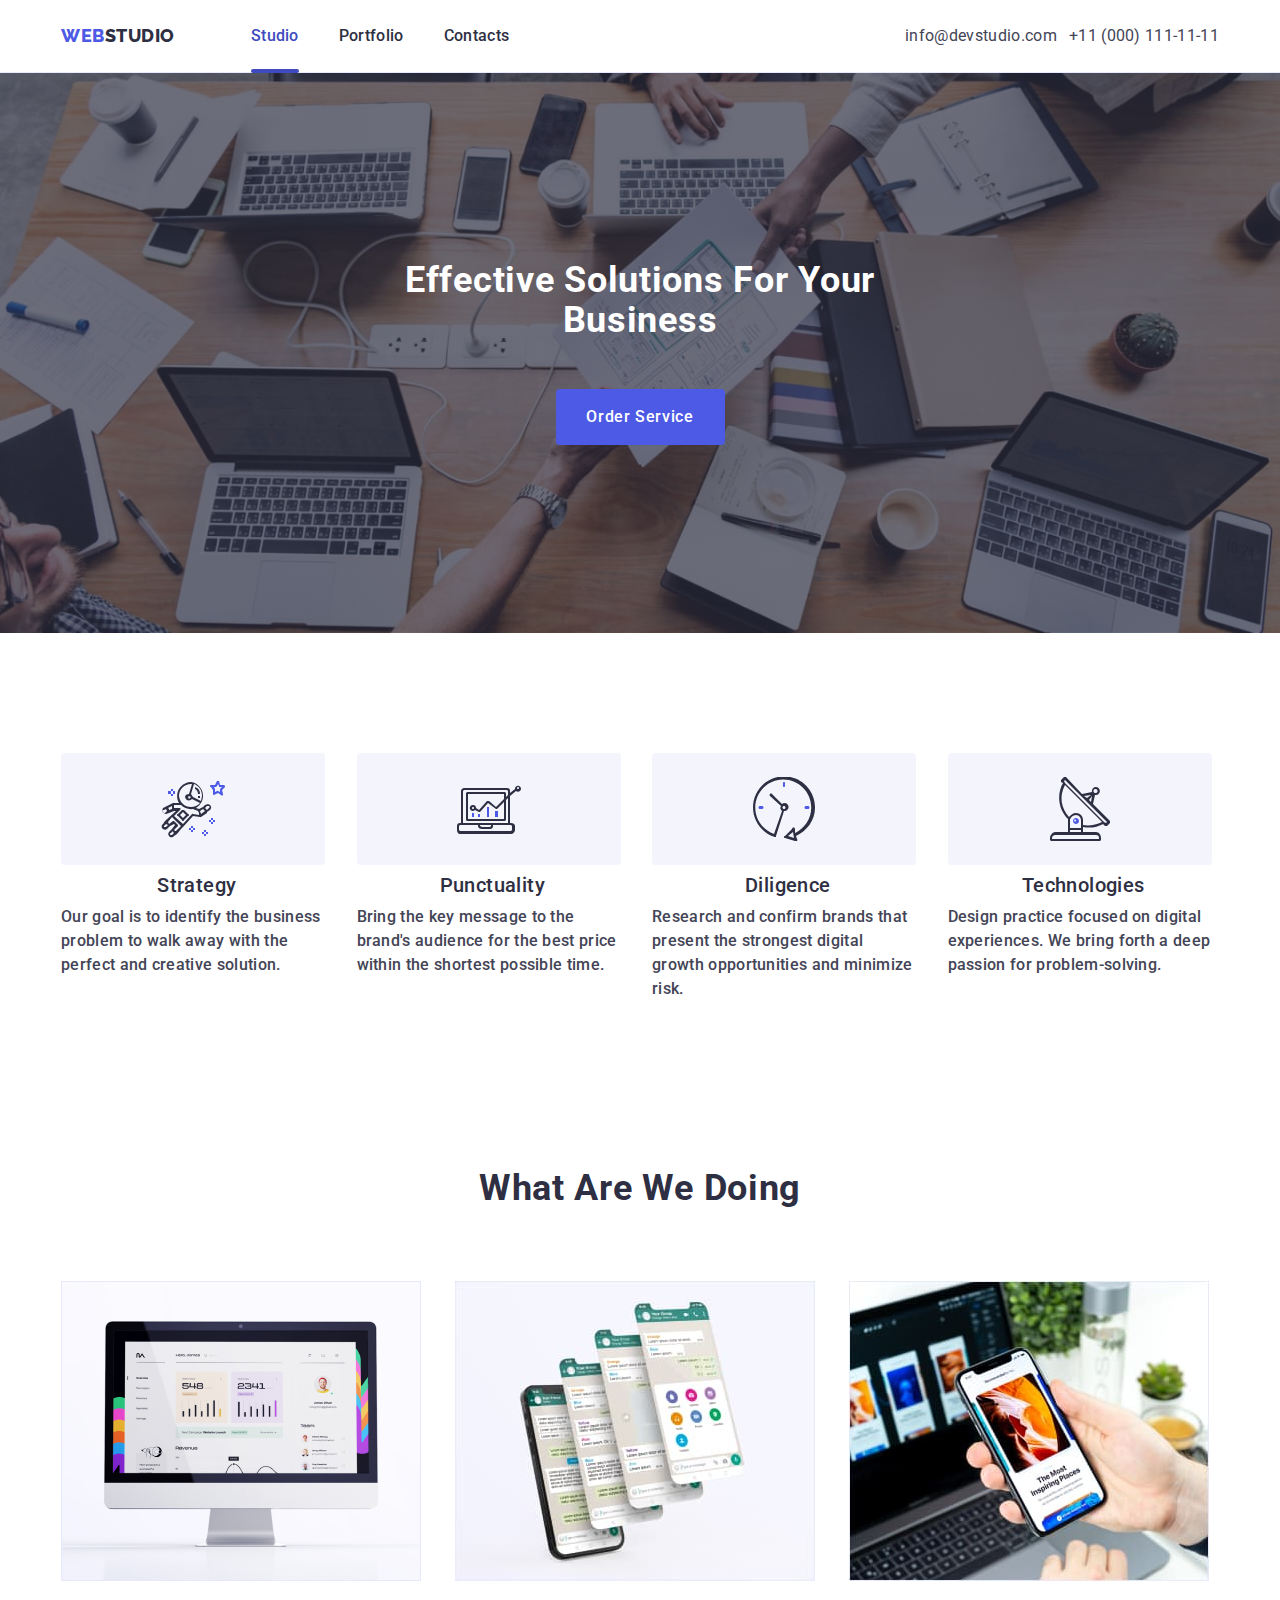
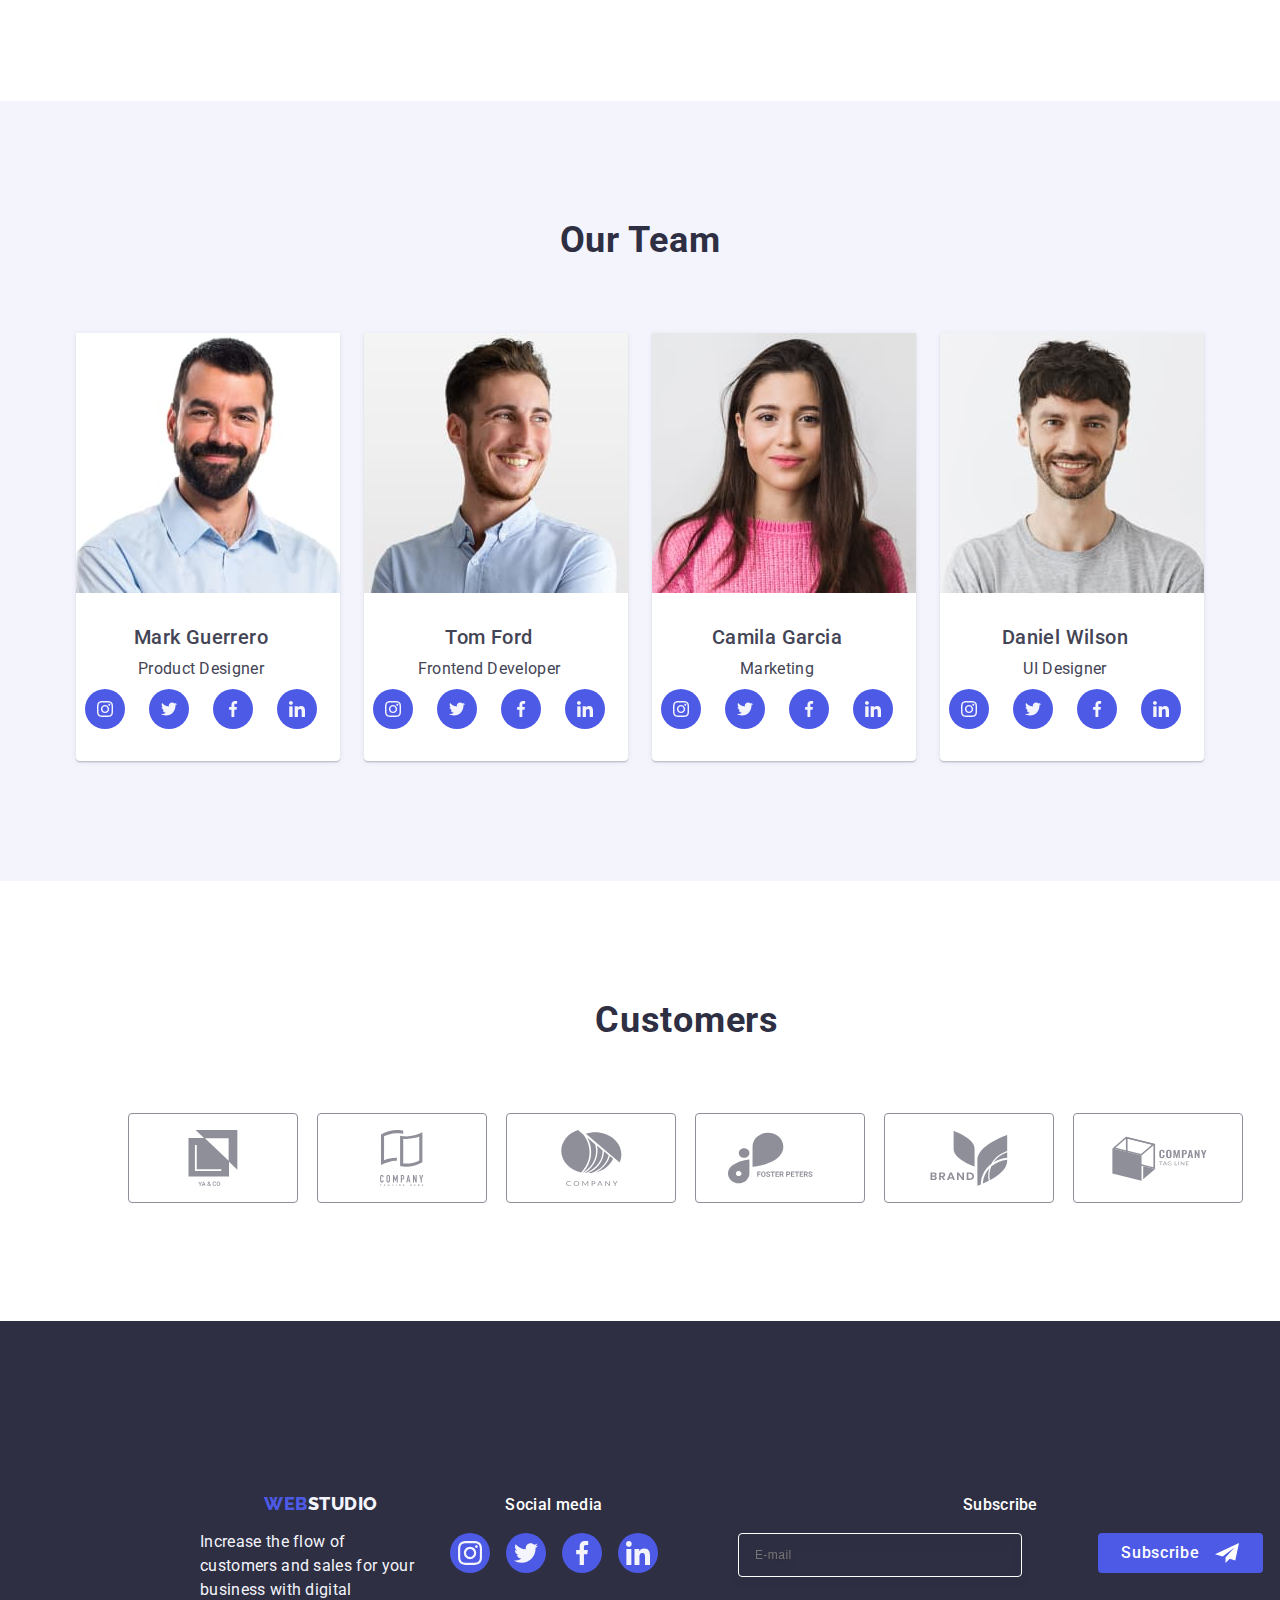
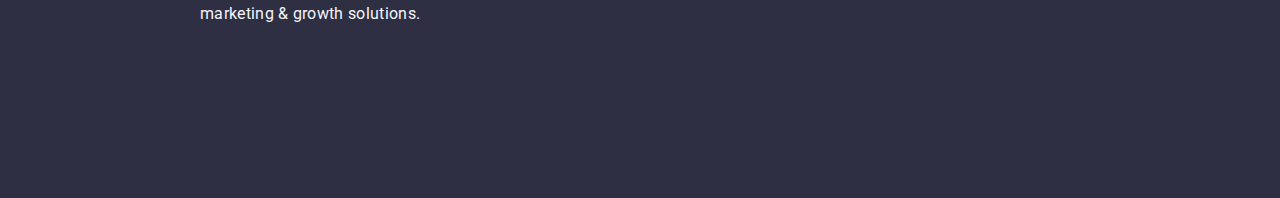
<file: index.html>
<!DOCTYPE html>
<html lang="en">
<head>
    <meta charset="UTF-8">
    <meta name="viewport" content="width=device-width, initial-scale=1.0">
    <title>WebStudio</title>
    <link rel="preconnect" href="https://fonts.googleapis.com">
<link rel="preconnect" href="https://fonts.gstatic.com" crossorigin>
<link rel="stylesheet" href="https://cdnjs.cloudflare.com/ajax/libs/modern-normalize/2.0.0/modern-normalize.min.css" integrity="sha512-4xo8blKMVCiXpTaLzQSLSw3KFOVPWhm/TRtuPVc4WG6kUgjH6J03IBuG7JZPkcWMxJ5huwaBpOpnwYElP/m6wg==" crossorigin="anonymous" referrerpolicy="no-referrer" />
<link href="https://fonts.googleapis.com/css2?family=Raleway:wght@800&family=Roboto:wght@400;500;700&display=swap" rel="stylesheet">
<link rel="stylesheet" href="./css/styles.css">
<link rel="stylesheet" href="./css/media.css">
<meta name="viewport" content="width=device-width, initial-scale=1. 0">
</head>
<body>

 
<header class="header">
    <div class="container header-div">
        <nav class="header-nav ">
            <a href="./index.html" class="header-logo link">Web<span class="header-logo-second">Studio</span></a>

            <ul class="header-list list">
                <li>
                    <a class="header-link current link" href="./index.html">Studio</a></li>
                <li>
                    <a class="header-link link" href="./portfolio.html">Portfolio</a></li>
                <li>
                    <a class="header-link link" href="">Contacts</a></li>
            </ul>
        </nav>
        <address class="contacts ">
            <ul class="header-list-second list">
                <li><a class="header-link-second link" href="mailto:info@devstudio.com">info@devstudio.com</a></li>
                <li><a class="header-link-second link" href="tel:+110001111111"> +11 (000) 111-11-11</a></li>
            </ul>
        </address>
        <button type="button" class="js-open-menu">
    <svg width="32" height="22" class="svg-menu">
    <use href="./images/icons.svg#icon-charm_menu-hamburger"></use>
</svg>
</button>
    </div>
<div class="js-menu-container ">
<div>
   <button type="button" class="js-close-menu">
    
        <svg width="8" height="8" class="close-modal">
            <use href="./images/icons.svg#icon-cross"></use>
        </svg>
    
    </button>

    <ul class="menu-list list">
        <li>
            <a class="menu-link link" href="./index.html">Studio</a>
        </li>
        <li>
            <a class="menu-link link" href="./portfolio.html">Portfolio</a>
        </li>
        <li>
            <a class="menu-link link" href="">Contacts</a>
        </li>
    </ul>
 
</div>
    


    <address class="menu-contacts ">
        <ul class="menu-list-second list">
            <li><a class="menu-link-second-tel link" href="tel:+110001111111"> +11 (000) 111-11-11</a></li>
            <li><a class="menu-link-second link" href="mailto:info@devstudio.com">info@devstudio.com</a></li>
            
        </ul>
    </address>
    <ul class="menu-social-list">
        <li class="menu-li list">
            <a class="social-list-menu" href="#">
                <svg width="24" height="24" class="svg-color">
                    <use href="./images/icons.svg#icon-instagram"></use>
                </svg>
            </a>
        </li>
    
        <li class="menu-li list">
            <a class="social-list-menu" href="#">
                <svg width="24" height="24" class="svg-color">
                    <use href="./images/icons.svg#icon-twitter"></use>
                </svg>
            </a>
        </li>
    
        <li class="menu-li list">
            <a class="social-list-menu" href="#">
                <svg width="24" height="24" class="svg-color">
                    <use href="./images/icons.svg#icon-facebook"></use>
                </svg>
            </a>
        </li>
    
        <li class="menu-li list">
            <a class="social-list-menu" href="#">
                <svg width="24" height="24" class="svg-color">
                    <use href="./images/icons.svg#icon-linkedin"></use>
                </svg>
            </a>
        </li>
    </ul>
</div>














</header> 
    <main>
    <section class="advice">
         <div class="ad-fone container">
         <h1 class="benefit">Effective Solutions for Your Business</h1>
         <button  type="button" class="btn" data-modal-open >Order Service</button>
         </div>
    </section> 
           
 
    <section class="hero">
    <div class=" four-text container ">
        <h2 hidden class="visually-hidden">info</h2>
        <ul class="hero-list list">
            <li class="cont-hero">
                 <div class="hero-svg">
                    <svg width="64" height="64">
                        <use href="./images/icons.svg#icon-astronaut-1-1"></use>
                    </svg>
                </div>       
                        <h3 class="hero-title">Strategy</h3>
                <p class="hero-p">Our goal is to identify the business
                problem to walk away with the perfect and creative solution.</p>
                  
               
        </li>
                
            <li class="cont-hero">
                <div class="hero-svg">
                    <svg width="64" height="64">
                        <use href="./images/icons.svg#icon-diagram-1-1"></use>
                    </svg>
                </div>     
                 <h3 class="hero-title">Punctuality</h3>
                <p class="hero-p">Bring the key message to the brand's audience for the best price within the shortest possible time.</p>
                 </li>
                
            <li class="cont-hero"> 
                <div class="hero-svg">
                    <svg width="64" height="64">
                        <use href="./images/icons.svg#icon-clock-1-1"></use>
                    </svg>
                </div> 
                <h3 class="hero-title">Diligence</h3>
                <p class="hero-p">Research and confirm brands that present the strongest digital growth opportunities and minimize risk.</p> </li>
                
            <li class="cont-hero">
                 <div class="hero-svg">
                    <svg width="64" height="64">
                        <use href="./images/icons.svg#icon-antenna-1-1"></use>
                    </svg>
                </div> 
                <h3 class="hero-title">Technologies</h3>
                <p class="hero-p">Design practice focused on digital experiences. We bring forth a deep passion for problem-solving.</p> </li>
        </ul> 
        </div>
        </section>  

   <section class="about">
    <div class="container ">
<h2 class="title-about">What Are We Doing</h2>
<ul class=" three-photo list">
    <li class="li-photo">
        <img src="./images/img1.jpg" alt="comp"
    width="360"
    height="300"></li>
    <li class="li-photo">
        <img src="./images/img2.jpg" alt="screen" 
    width="360"
    height="300"></li>
    <li class="li-photo">
        <img src="./images/img3.jpg" alt="phone" 
    width="360"
    height="300"></li>
</ul>
    </div>
   </section>          
    
          <section class="our-team list">
        <div class=" container"> 
        <h2 class="title-about">Our Team</h2>
        
        <ul class="team-photo list">
           
            <li class="icon"> 
                
                <img src="./images/img4.jpg"  width="264"  alt="MarkGuerrero">
                  <div class="emp">
                 <h3 class="title-team">Mark Guerrero</h3>
                <p class="ot-p">Product Designer</p>

                <ul class="social-list-one">
                    <li class="social-li list">
                        <a class="social-list-icon" href="#">
                            <svg  width="16" height="16" class="svg-color">
                                <use href="./images/icons.svg#icon-instagram-2"></use>
                            </svg>
                        </a>
                    </li>
                    <li class="social-li list">
                        <a class="social-list-icon" href="#">
                            <svg  width="16" height="16" class="svg-color">
                                <use href="./images/icons.svg#icon-twitter-1"></use>
                            </svg>
                        </a>
                    </li>
                    <li class="social-li list">
                        <a class="social-list-icon" href="#">
                            <svg  width="16" height="16" class="svg-color">
                                <use href="./images/icons.svg#icon-facebook-1"></use>
                            </svg>
                        </a>
                    </li>
                    <li class="social-li list">
                        <a class="social-list-icon" href="#">
                            <svg  width="16" height="16" class="svg-color">
                                <use href="./images/icons.svg#icon-linkedin-1"></use>
                            </svg>
                        </a>
                    </li>
                </ul>
                </div>
            </li>
        
       
            <li class="icon">
                
                <img src="./images/img5.jpg"  width="264"  alt="Tom Ford">  
              <div class="emp">
                <h3 class="title-team">Tom Ford</h3>
                <p class="ot-p">Frontend Developer</p> 
                <ul class="social-list-one">
                    <li class="social-li list">
                        <a class="social-list-icon" href="#">
                            <svg width="16" height="16" class="svg-color">
                                <use href="./images/icons.svg#icon-instagram-2"></use>
                            </svg>
                        </a>
                    </li>
                    <li class="social-li list">
                        <a class="social-list-icon" href="#">
                            <svg width="16" height="16" class="svg-color">
                                <use href="./images/icons.svg#icon-twitter-1"></use>
                            </svg>
                        </a>
                    </li>
                    <li class="social-li list">
                        <a class="social-list-icon" href="#">
                            <svg width="16" height="16" class="svg-color">
                                <use href="./images/icons.svg#icon-facebook-1"></use>
                            </svg>
                        </a>
                    </li>
                    <li class="social-li list">
                        <a class="social-list-icon" href="#">
                            <svg width="16" height="16" class="svg-color">
                                <use href="./images/icons.svg#icon-linkedin-1"></use>
                            </svg>
                        </a>
                    </li>
                </ul>
          </div>
         </li>
     
   
        <li class="icon"> 
          
            <img src="./images/img6.jpg"  width="264" alt="CamilaGarcia">
         <div class="emp">
             <h3 class="title-team">Camila Garcia</h3>
             <p class="ot-p">Marketing</p>
            <ul class="social-list-one">
                <li class="social-li list">
                    <a class="social-list-icon" href="#">
                        <svg width="16" height="16" class="svg-color">
                            <use href="./images/icons.svg#icon-instagram-2"></use>
                        </svg>
                    </a>
                </li>
                <li class="social-li list">
                    <a class="social-list-icon" href="#">
                        <svg width="16" height="16" class="svg-color">
                            <use href="./images/icons.svg#icon-twitter-1"></use>
                        </svg>
                    </a>
                </li>
                <li class="social-li list">
                    <a class="social-list-icon" href="#">
                        <svg width="16" height="16" class="svg-color">
                            <use href="./images/icons.svg#icon-facebook-1"></use>
                        </svg>
                    </a>
                </li>
                <li class="social-li list">
                    <a class="social-list-icon" href="#">
                        <svg width="16" height="16" class="svg-color">
                            <use href="./images/icons.svg#icon-linkedin-1"></use>
                        </svg>
                    </a>
                </li>
            </ul>
         </div>
         </li>
    
  
         <li class="icon"> 
             
            <img src="./images/img7.jpg" width="264" alt="DanielWilson">
        <div class="emp">
             <h3 class="title-team">Daniel Wilson</h3>
             <p class="ot-p">UI Designer</p>
            <ul class="social-list-one">
                <li class="social-li list">
                    <a class="social-list-icon" href="#">
                        <svg width="16" height="16" class="svg-color">
                            <use href="./images/icons.svg#icon-instagram-2"></use>
                        </svg>
                    </a>
                </li>
                <li class="social-li list">
                    <a class="social-list-icon" href="#">
                        <svg width="16" height="16" class="svg-color">
                            <use href="./images/icons.svg#icon-twitter-1"></use>
                        </svg>
                    </a>
                </li>
                <li class="social-li list">
                    <a class="social-list-icon" href="#">
                        <svg width="16" height="16" class="svg-color">
                            <use href="./images/icons.svg#icon-facebook-1"></use>
                        </svg>
                    </a>
                </li>
                <li class="social-li list">
                    <a class="social-list-icon" href="#">
                        <svg width="16" height="16" class="svg-color">
                            <use href="./images/icons.svg#icon-linkedin-1"></use>
                        </svg>
                    </a>
                </li>
            </ul>
        </div>
        </li>
    
        </ul>
        </div>
    </section> 

     <section class="five">
        <div class="content-five-svg container ">
            <h2 class="title-five">Customers</h2>
                <ul class="ul-five">
                    <li class="li-five list">
                        <a class="link-five" href="#">
                            <svg  width="104" height="56" class="svg-five">
                                <use href="./images/icons.svg#icon-group-5"></use>
                            </svg>
                        </a>
                    </li>
                    <li class="li-five list">
                        <a class="link-five" href="#">
                            <svg  width="104" height="56" class="svg-five">
                                <use href="./images/icons.svg#icon-group-6"></use>
                            </svg>
                        </a>
                    </li>
                    <li class="li-five list">
                        <a class="link-five" href="#">
                            <svg  width="104" height="56" class="svg-five">
                                <use href="./images/icons.svg#icon-group-7"></use>
                            </svg>
                        </a>
                    </li>
                    <li class="li-five list">
                        <a class="link-five" href="#">
                             <svg  width="104" height="56" class="svg-five">
                                <use href="./images/icons.svg#icon-group-8"> </use>
                            </svg>
                        </a>
                    </li>

                    <li class="li-five list">
                        <a class="link-five" href="#">
                            <svg  width="104" height="56" class="svg-five">
                                <use href="./images/icons.svg#icon-group-9"></use>
                            </svg>
                        </a>
                    </li>

                    <li class="li-five list">
                        <a class="link-five" href="#">
                            <svg width="104" height="56" class="svg-five">
                                <use href="./images/icons.svg#icon-Logo"></use>
                            </svg>
                        </a>
                    </li>
                </ul>
            
        </div>
    </section> 
        </main>

    <footer class="footer">
        <div class="all-footer container">
           <div class="div-link">
            <a href="./index.html" class="footer-logo link">Web<span class="footer-logo-second">Studio</span></a>
            <p class="footer-p">Increase the flow of customers and sales for your business with digital marketing & growth
                solutions.</p>
       </div>
         <div>
            <p class="p-footer">Social media</p>
            <ul class="social-list">
                <li class="footer-li list">
                    <a class="social-list-footer" href="#">
                        <svg width="24" height="24" class="svg-color">
                            <use href="./images/icons.svg#icon-instagram"></use>
                        </svg>
                    </a>
                </li>
    
                <li class="footer-li list">
                    <a class="social-list-footer" href="#">
                        <svg width="24" height="24" class="svg-color">
                            <use href="./images/icons.svg#icon-twitter"></use>
                        </svg>
                    </a>
                </li>
    
                <li class="footer-li list">
                    <a class="social-list-footer" href="#">
                        <svg width="24" height="24" class="svg-color">
                            <use href="./images/icons.svg#icon-facebook"></use>
                        </svg>
                    </a>
                </li>
    
                <li class="footer-li list">
                    <a class="social-list-footer" href="#">
                        <svg width="24" height="24" class="svg-color">
                            <use href="./images/icons.svg#icon-linkedin"></use>
                        </svg>
                    </a>
                </li>
            </ul>
        </div>
    <div class="sub-sec">
        <p class="p-footer text-footer">Subscribe</p>
    
        <form class="form">
    
            <label id="Subscribe" class="label-subscribe">
    
                <input name="subscribe" type="email" class="input-sub" placeholder="E-mail">
            </label>
    
    
    
    
            <button type="submit" class="btn-sub">Subscribe
                <svg width=24 height=24 class="svg-sub">
                    <use href="./images/icons.svg#icon-telegram"></use>
                </svg>
            </button>
        </form>
    
    </div>
        </div>
      
    </footer>



     <div class="backdrop is-hidden" data-modal>
        <div class="modal">
            <button type="button" class="modal-close " data-modal-close>
        
            <svg width="8" height="8" class="close-modal">
                <use href="./images/icons.svg#icon-cross"></use>
            </svg>
        
        </button>
        <p class="modal-title">Leave your contacts and we will call you back</p>
        <form class="modal-form">
        
            <div class="modal-field ">
                <label for="user-name" class="input-tips">Name</label>
                <div class="input-wrap">
                    <input id="user-name" type="text" name="user-name" class="modal-input" required />
                    <svg width="18" height="24" class="svg-modal">
                        <use href="./images/icons.svg#icon-person"></use>
                    </svg>
                </div>
            </div>
        
            <div class="modal-field">
                <label for="user-phone" class="input-tips">Phone</label>
                <div class="input-wrap">
                    <input type="tel" name="user-phone" id="user-phone" class="modal-input" required />
                    <svg width="18" height="24" class="svg-modal">
                        <use href="./images/icons.svg#icon-phone"></use>
                    </svg>
                </div>
            </div>
        
            <div class="modal-field">
                <label for="user-email" class="input-tips">Email</label>
                <div class="input-wrap">
                    <input type="email" name="user-email" id="user-email" class="modal-input" required />
                    <svg width="18" height="24" class="svg-modal">
                        <use href="./images/icons.svg#icon-email"></use>
                    </svg>
                </div>
            </div>
        
            <div class="modal-field-one">
                <label for="user-comment" class="input-tips">Comment</label>
        
                <textarea id="user-comment" name="user-comment" placeholder="Text input" class="modal-input-second"></textarea>
            </div>
        
        
        
            <div class="modal-field-second">
                <input id="user-privacy" type="checkbox" name="user-privacy" value="true" required
                    class="modal-check visually-hidden">
                <label for="user-privacy" class="check-text ">
                    <span class="check-span">
                        <svg class="check-icon" width="10" height="8">
                            <use href="./images/icons.svg#icon-agree"></use>
                        </svg>
                    </span>
                
                   I accept the terms and conditions of the<a class="modal-link" href="#">Privacy Policy</a>
                 </label>
           
        
        </div>
            <button type="submit" class="send"><span class="check-text-span">Send</span></button>
        </form>
    </div>
    </div>  
<script src="./js/modal.js"></script>
<script src="./js/mobile-menu.js"></script>
</body>
</html>
</file>
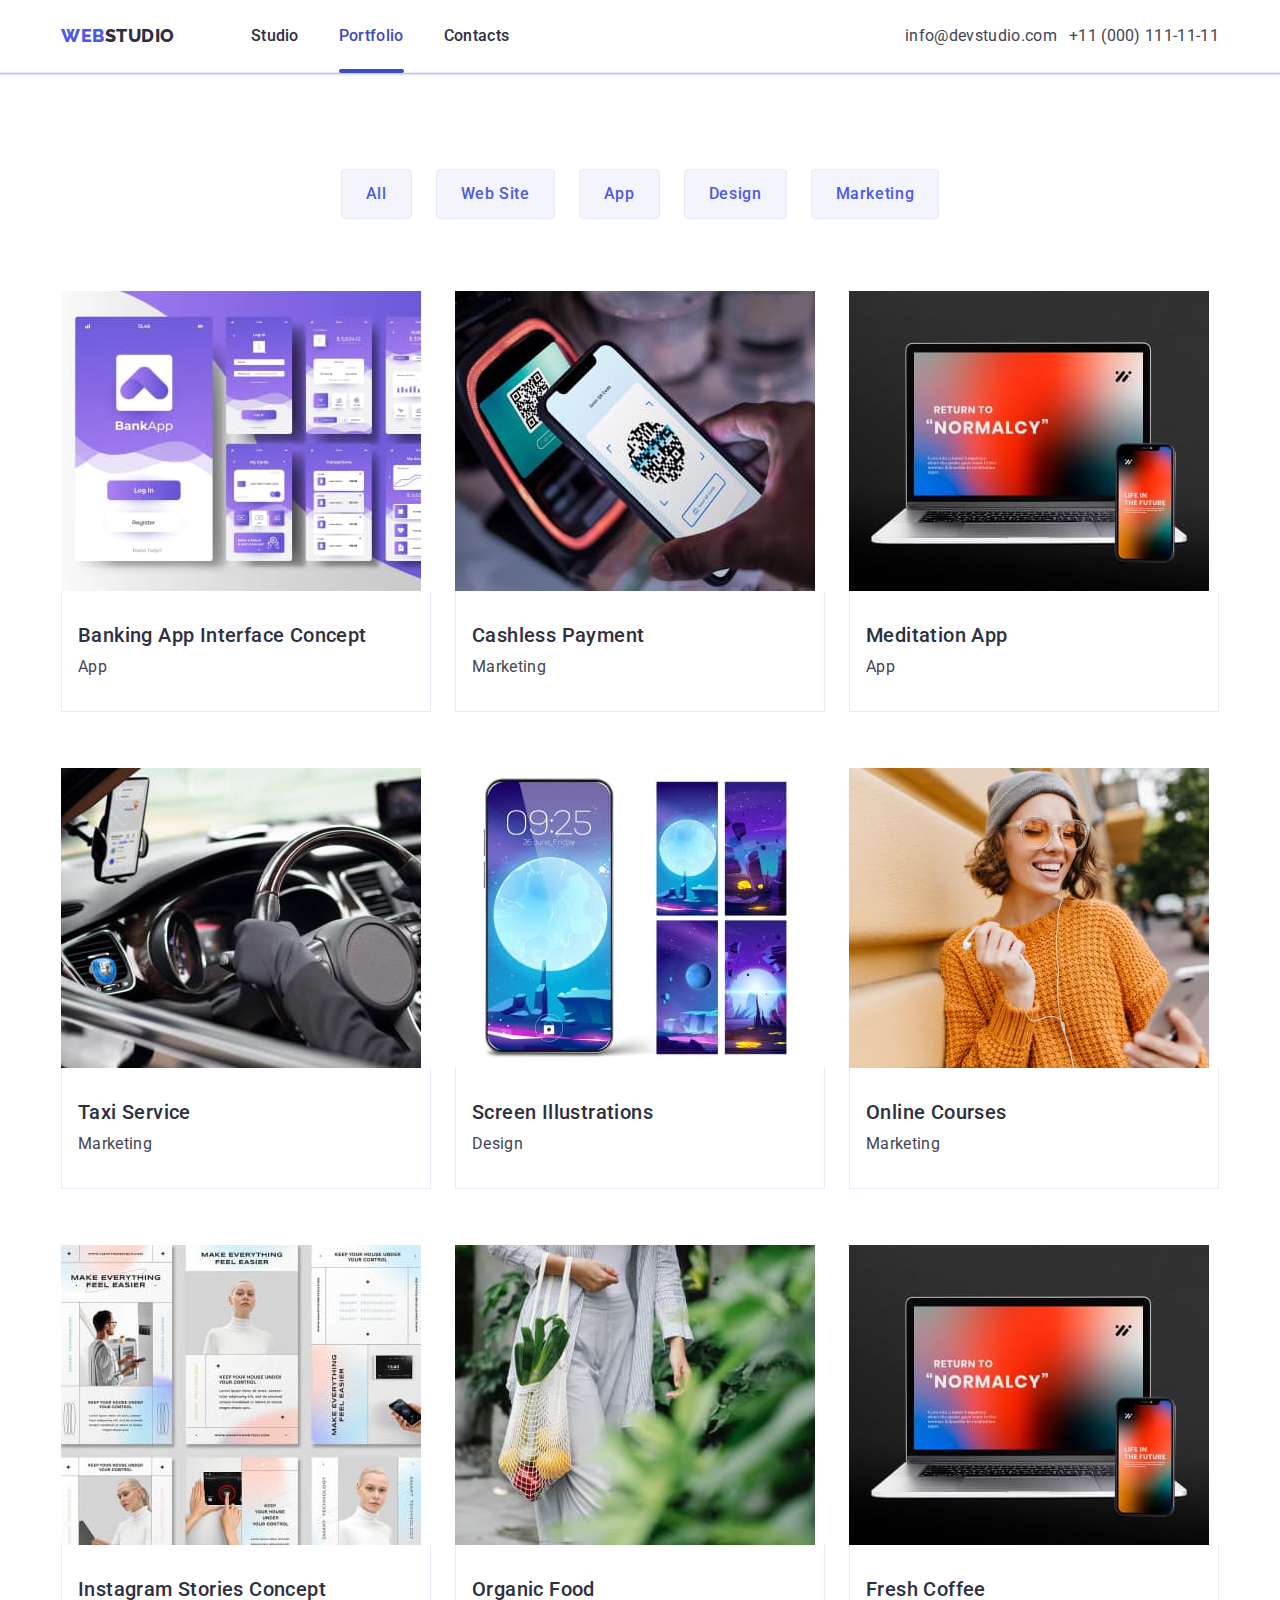
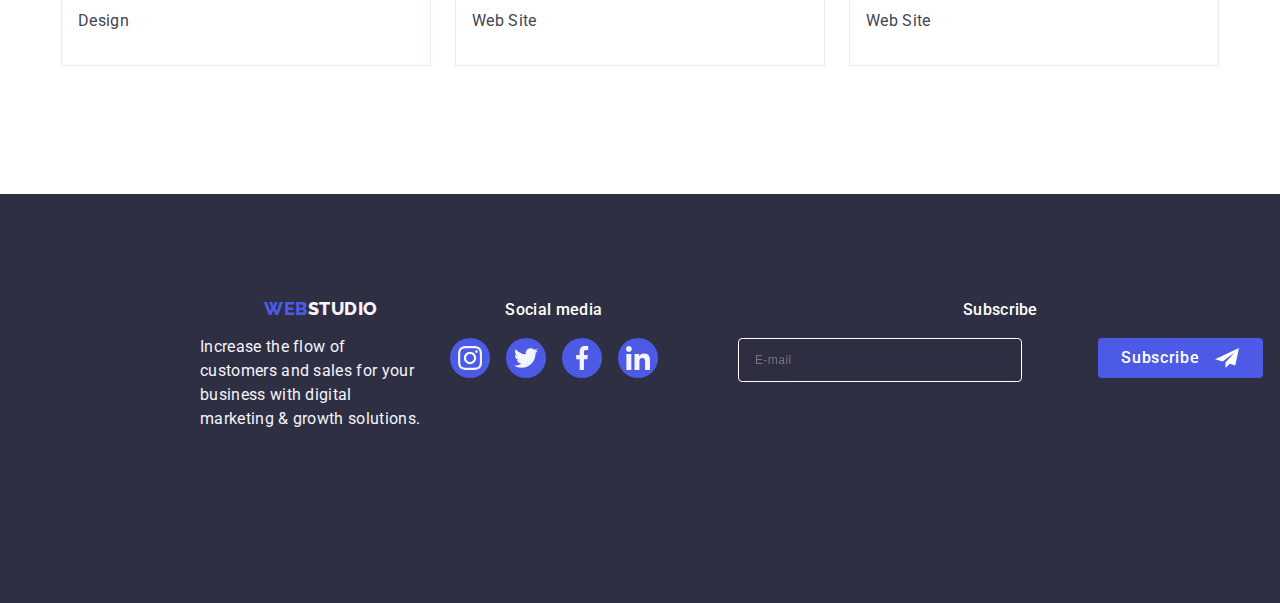
<file: portfolio.html>
<!DOCTYPE html>
<html lang="en">
<head>
    <meta charset="UTF-8">
    <meta name="viewport" content="width=device-width, initial-scale=1.0">
    <title>Document</title>
    <link rel="preconnect" href="https://fonts.googleapis.com">
    <link rel="preconnect" href="https://fonts.gstatic.com" crossorigin>
    <link rel="stylesheet" href="https://cdnjs.cloudflare.com/ajax/libs/modern-normalize/2.0.0/modern-normalize.min.css"
        integrity="sha512-4xo8blKMVCiXpTaLzQSLSw3KFOVPWhm/TRtuPVc4WG6kUgjH6J03IBuG7JZPkcWMxJ5huwaBpOpnwYElP/m6wg=="
        crossorigin="anonymous" referrerpolicy="no-referrer" />
    <link href="https://fonts.googleapis.com/css2?family=Raleway:wght@800&family=Roboto:wght@400;500;700&display=swap"
        rel="stylesheet">
    <link rel="stylesheet" href="./css/styles.css">
    <link rel="stylesheet" href="./css/media.css">
    <meta name="viewport" content="width=device-width, initial-scale=1. 0">
</head>
<body>
    <header class="header">
     <div class="container header-div"> 
        <nav class="header-nav ">
            <a  href="./index.html" class="header-logo link">Web<span class="header-logo-second">Studio</span></a>

            <ul class="header-list list">
                <li><a class="header-link link" href="./index.html">Studio</a></li>
                <li><a class="header-link current link" href="./portfolio.html">Portfolio</a></li>
                <li><a class="header-link link" href="">Contacts</a></li>
            </ul>
        </nav>
            <address class="contacts ">
                <ul class="header-list-second list">
                <li><a class="header-link-second link" href="mailto:info@devstudio.com">info@devstudio.com</a></li>
                <li><a class="header-link-second link" href="tel:+110001111111"> +11 (000) 111-11-11</a></li>
            </ul>  
            </address>
     </div>
        
     
    </header>
 
    <main class="main-second">
        <section class="portfolio-button">
    <div class="c-portfolio container">
        <h1  hidden class="visually-hidden">informaton</h1>
           
               <ul class="list five-btn">
            <li class="btn-p"><button type="button" class="portfolio-btn">All</button></li>
            <li class="btn-p"><button type="button" class="portfolio-btn">Web Site</button></li>
            <li class="btn-p"><button type="button" class="portfolio-btn">App</button></li>
            <li class="btn-p"><button type="button" class="portfolio-btn">Design</button></li>
            <li class="btn-p"> <button type="button" class="portfolio-btn">Marketing</button></li>
            </ul>  
            
            
           
           
            <ul class="portfolio-list list">

                <li class="p-li"> 
                  <a class="portfolio-link link" href="#">   
                 <div class="img-block">
                       <img
                        src="./images/img1-1.jpg" 
                        width="360" 
                        alt="Banking App Interface Concept"> 
                        <p class="move-text">14 Stylish and User-Friendly App Design Concepts · Task Manager App · Calorie Tracker App · Exotic
                            Fruit Ecommerce App · Cloud Storage App</p>
                        </div>
                   
                      
                        <div class="products">
                        <h2 class="portfolio-title">Banking App Interface Concept</h2>
                        <p class="portfolio-p">App</p>
                     
                        </div>
                 </a>        
                          
                </li>

                <li class="p-li">               
                     <a class="portfolio-link link" href="#" >
                 
                    <div class="img-block">
                        <img src="./images/img2-1.jpg" width="360" alt="Banking App Interface Concept">
                        <p class="move-text">14 Stylish and User-Friendly App Design Concepts · Task Manager App · Calorie Tracker App ·
                            Exotic
                            Fruit Ecommerce App · Cloud Storage App</p>
                    </div>
                        
                                                     
                       
                    <div class="products">
                        <h2 class="portfolio-title">Cashless Payment</h2>
                        <p class="portfolio-p">Marketing</p>
                    </div>
                 </a>       
                        
                </li>

                <li class="p-li">
                    <a class="portfolio-link link" href="#" >
                    <div class="img-block">
                        <img src="./images/img3-1.jpg" 
                        width="360" 
                        alt="Banking App Interface Concept">
                        <p class="move-text">14 Stylish and User-Friendly App Design Concepts · Task Manager App · Calorie Tracker App · Exotic Fruit Ecommerce App · Cloud Storage App</p>
                    </div>  
                     <div class="products">
                        <h2 class="portfolio-title">Meditation App</h2>
                        <p class="portfolio-p">App</p>
                    </div>
                </a>        
                </li>

                <li class="p-li">
                    <a class="portfolio-link link" href="#" >
                <div class="img-block">
                    <img src="./images/img4-1.jpg" 
                    width="360" 
                    alt="Banking App Interface Concept">
                    <p class="move-text">14 Stylish and User-Friendly App Design Concepts · Task Manager App · Calorie Tracker App · Exotic Fruit Ecommerce App · Cloud Storage App</p>
                </div>
                        
                        
                        <div class="products">
                        <h2 class="portfolio-title">Taxi Service </h2>
                        <p class="portfolio-p">Marketing</p>
                       </div>
                     </a>
                </li>

                <li class="p-li">
                    <a class="portfolio-link link" href="#" >
                    
                        <div class="img-block">
                            <img src="./images/img5-1.jpg" 
                            width="360" 
                            alt="Banking App Interface Concept">
                            <p class="move-text">14 Stylish and User-Friendly App Design Concepts · Task Manager App · Calorie Tracker App · Exotic Fruit Ecommerce App · Cloud Storage App</p>
                        </div>
                      
                    
                       
                    <div class="products">
                        <h2 class="portfolio-title">Screen Illustrations</h2>
                        <p class="portfolio-p">Design</p>
                     </div>
                 </a>      
                </li>

                <li class="p-li">
                    <a class="portfolio-link link" href="#" >
                
                    <div class="img-block">
                        <img src="./images/img6-1.jpg"
                         width="360" 
                         alt="Banking App Interface Concept">
                        <p class="move-text">14 Stylish and User-Friendly App Design Concepts · Task Manager App · Calorie Tracker App · Exotic Fruit Ecommerce App · Cloud Storage App</p>
                    </div>
                            <div class="products">
                           <h2 class="portfolio-title">Online Courses</h2>
                        <p class="portfolio-p">Marketing</p>
                            </div>
                   </a>
                  </li>

                <li class="p-li">
                    <a class="portfolio-link link" href="#">
             
                    <div class="img-block">
                        <img src="./images/img7-1.jpg"
                         width="360" 
                         alt="Banking App Interface Concept">
                        <p class="move-text">14 Stylish and User-Friendly App Design Concepts · Task Manager App · Calorie Tracker App · Exotic Fruit Ecommerce App · Cloud Storage App</p>
                    </div>
                   
                    
                    <div class="products">
                    <h2 class="portfolio-title">Instagram Stories Concept</h2>
                     <p class="portfolio-p">Design</p>
                    </div>
               
                </a>
             </li>

                <li class="p-li">
                    <a class="portfolio-link link" href="#" >
                    
                <div class="img-block">
                <img src="./images/img8-1.jpg" 
                width="360"
                alt="Banking App Interface Concept">
                <p class="move-text">14 Stylish and User-Friendly App Design Concepts · Task Manager App · Calorie Tracker App · Exotic Fruit Ecommerce App · Cloud Storage App</p>
                </div>
                    
                    <div class="products">
           
                    <h2 class="portfolio-title">Organic Food</h2>
                    <p class="portfolio-p">Web Site</p>
                    </div>
                   </a>     
                </li>

                <li class="p-li">
                    <a class="portfolio-link link" href="#">
                
                    <div class="img-block">
                    <img src="./images/img3-1.jpg" 
                    width="360" 
                    alt="Banking App Interface Concept">
                     <p class="move-text">14 Stylish and User-Friendly App Design Concepts · Task Manager App · Calorie Tracker App · Exotic Fruit Ecommerce App · Cloud Storage App</p>
                    </div>

                    <div class="products">
                    <h2 class="portfolio-title">Fresh Coffee</h2>
                    <p class="portfolio-p">Web Site</p>
                    </div>
        
                     </a>     
                   </li>
            </ul> 
    </div>
        </section>
    </main>
    
<footer class="footer">
    <div class="all-footer container">
        <div class="div-link">
            <a href="./index.html" class="footer-logo link">Web<span class="footer-logo-second">Studio</span></a>
            <p class="footer-p">Increase the flow of customers and sales for your business with digital marketing &
                growth
                solutions.</p>
        </div>
        <div>
            <p class="p-footer">Social media</p>
            <ul class="social-list">
                <li class="footer-li list">
                    <a class="social-list-footer" href="#">
                        <svg width="24" height="24" class="svg-color">
                            <use href="./images/icons.svg#icon-instagram"></use>
                        </svg>
                    </a>
                </li>

                <li class="footer-li list">
                    <a class="social-list-footer" href="#">
                        <svg width="24" height="24" class="svg-color">
                            <use href="./images/icons.svg#icon-twitter"></use>
                        </svg>
                    </a>
                </li>

                <li class="footer-li list">
                    <a class="social-list-footer" href="#">
                        <svg width="24" height="24" class="svg-color">
                            <use href="./images/icons.svg#icon-facebook"></use>
                        </svg>
                    </a>
                </li>

                <li class="footer-li list">
                    <a class="social-list-footer" href="#">
                        <svg width="24" height="24" class="svg-color">
                            <use href="./images/icons.svg#icon-linkedin"></use>
                        </svg>
                    </a>
                </li>
            </ul>
        </div>
        <div class="sub-sec">
            <p class="p-footer">Subscribe</p>

            <form class="form">

                <label id="Subscribe" class="label-subscribe">

                    <input name="subscribe" type="email" class="input-sub" placeholder="E-mail">
                </label>




                <button type="submit" class="btn-sub">Subscribe
                    <svg width=24 height=24 class="svg-sub">
                        <use href="./images/icons.svg#icon-telegram"></use>
                    </svg>
                </button>
            </form>

        </div>
    </div>

</footer>
</body>
</html>
</file>
<file: css/styles.css>
:root{
    --background-color:#2E2F42;
    --color-button-white:#FFFFFF;
    --color-nb:#4D5AE5;
    --color-b:#434455;
    --color-ocean:#404BBF;
    --background-color-sec: #F4F4FD;
    --border-color:#e7e9fc;

}

body{
    margin: 0px;
    padding: 0px;
    font-family: "Roboto", sans-serif;
    color: var(--color-b);
    background-color: var(--color-button-white);
    line-height: 2;
}




.list{
list-style: none;
}    

.link{
text-decoration: none;    
}

p,
h1,
h2,
h3,
h4,
h5,
h6 {
    margin: 0;
    padding: 0;
}

ul,
ol {
    margin: 0;
    padding: 0;
}

img {
    display: block;
    max-width: 100%;
}


.container {
    margin: 0 auto;
    padding: 0px 15px;


}
.visually-hidden {
    position: absolute;
    width: 1px;
    height: 1px;
    margin: -1px;
    border: 0;
    padding: 0;
    white-space: nowrap;
    clip-path: inset(100%);
    clip: rect(0 0 0 0);
    overflow: hidden;
}
/* __________________________________________HEADER____________________ */
.header{
    border-bottom: 1px solid var(--border-color);
    box-shadow: 0px 2px 1px rgba(46, 47, 66, 0.08),
        0px 1px 1px rgba(46, 47, 66, 0.16),
        0px 1px 6px rgba(46, 47, 66, 0.08);
}
.header-div{
display: flex;
align-items: center;
}
.header-nav {
    display: flex;
    align-items: center;

}
.header-logo{
    font-family: 'Raleway', sans-serif;
    font-weight: 800;
    font-size: 18px;
    line-height: 1.17;
    display: flex;
    align-items: center;
    letter-spacing: 0.03em;
    text-transform: uppercase;
    color: var(--color-nb);
    margin-right: 76px;
    padding-top: 24px;
    padding-bottom: 24px;
}
.header-logo-second{
    color: var(--background-color);
}    
.header-link{
    font-family: 'Roboto', sans-serif;
    font-weight: 500;
    font-size: 16px;
    line-height: 1.5;
    letter-spacing: 0.02em;
    color: var(--background-color);
    display: block;
    padding: 24px 0;
    transition: color 250ms cubic-bezier(0.4, 0, 0.2, 1);
}
.header-link:hover{
    color: var(--color-ocean);
}
.header-link:focus{
    color: var(--color-ocean);
}
.contacts{
    
    font-style: normal;
   margin-left: auto;
}
.header-list {
    display: none;
    gap: 40px;
}
.header-list-second{
    display: none;
    gap: 40px;
}
.header-link-second{
    display: flex;
        gap: 40px;
    font-size: 16px;
    line-height: 1.5;
    letter-spacing: 0.02em;
    color: var(--color-b); 
    transition: color 250ms cubic-bezier(0.4, 0, 0.2, 1);
    
}
.header-link-second:hover{
    color: var(--color-ocean);
}
.header-link-second:focus{
    color: var(--color-ocean);
}

.current{
    position: relative;
    color: var(--color-ocean);
    display: block;
}
.current::after{
    content: '';
    position: absolute;
    left: 0;
    bottom: -1px;
    height: 4px;
    margin-top: 20px;
    background-color: #404BBF;
    border-radius: 2px;
    width: 100%;
}










.svg-menu{
  stroke: #2E2F42;
}
.js-open-menu{
    display: flex;
    background-color: transparent;
    width: 32px;
    height: 22px;
    border: none;
    margin-left: auto;
}

.js-menu-container.is-open{
    opacity: 1;
visibility: visible;
pointer-events: auto;
}


.js-menu-container{
    opacity: 0;
    visibility: hidden;
    pointer-events: none;
    position: fixed;
    top:0;
    z-index: 20;
    width: 100vw; 
    height: 100vh;
    background-color: #fff;
    padding: 40px;
    display: flex;
    flex-direction: column;
    justify-content: space-between;
   
}
.menu-list{
    margin-bottom: 100px;
}
 .js-close-menu{
    margin-bottom: 32px;
     position: absolute;
     top: 24px;
     right: 24px;
     width: 24px;
     height: 24px;
     background: #E7E9FC;
     border: 1px solid rgba(0, 0, 0, 0.1);
     border-radius: 50%;
     display: flex;
     align-items: center;
     justify-content: center;
     padding: 0;
     cursor: pointer;
     transition: background-color 250ms cubic-bezier(0.4, 0, 0.2, 1), border 250ms cubic-bezier(0.4, 0, 0.2, 1);

 }

 .menu-link{
    font-family:"Roboto" ;
        font-size: 36px;
        font-style: normal;
        font-weight: 700;
        text-transform: capitalize;
        color: #2E2F42;
        transition: color 250ms cubic-bezier(0.4, 0, 0.2, 1);
        
 }
  .menu-link:hover{
    color: #404BBF;
  }
 .menu-link:focus {
            color: #404BBF;
        }
 
.menu-link-second-tel{
color: #404BBF;
        font-family: 'Roboto';
        font-size: 36px;
        font-style: normal;
        font-weight: 700;
        line-height: 1.11;
        text-transform: capitalize;
}

.menu-link-second{
        font-family: 'Roboto';
        font-size: 20px;
        font-style: normal;
        font-weight: 500;
        font-size: 16px;
        line-height: 1.5;
        letter-spacing: 0.02em;
        color:#434455;
        transition: color 250ms cubic-bezier(0.4, 0, 0.2, 1);
}

.menu-link-second:hover{
color: #404BBF;
}
.menu-link-second:focus{
color: #404BBF;
}

.menu-social-list{
    margin-bottom: 40px;
padding-top: 48px;
    transition: background-color 250ms cubic-bezier(0.4, 0, 0.2, 1);
}

.menu-social-list {
    display: flex;
 
    gap: 56px;
}

.social-list-menu {
    width: 100%;
    height: 100%;
    background-color: var(--color-nb);
    border-radius: 50%;
    display: flex;
    align-items: center;
    justify-content: center;
}

.social-list-menu:hover {
    background-color: var(--color-ocean);
}

.social-list-menu:focus {
    background-color: var(--color-ocean)
}
.menu-li {
    width: 40px;
    height: 40px;

}


 .menu-close {
     margin-bottom: 32px;
     position: absolute;
     top: 24px;
     right: 24px;
     width: 24px;
     height: 24px;
     background: #E7E9FC;
     border: 1px solid rgba(0, 0, 0, 0.1);
     border-radius: 50%;
     display: flex;
     align-items: center;
     justify-content: center;
     padding: 0;
     cursor: pointer;
     transition: background-color 250ms cubic-bezier(0.4, 0, 0.2, 1), border 250ms cubic-bezier(0.4, 0, 0.2, 1);

 }
 .menu-close:hover {
     background-color: var(--color-ocean);
     border: none;
 }

 .menuclose:focus {
     background-color: var(--color-ocean);
     border: none;
 }

 .close-menu {
     fill: var(--background-color);
     transition: fill 250ms cubic-bezier(0.4, 0, 0.2, 1);
     top: 50%;


 }

 .close-menu:hover {
     fill: #FFFFFF;
 }

 .close-menu:focus {
     fill: #FFFFFF;
 }

 .menu-close:hover .close-menu {
     fill: #FFFFFF;
 }

 .menu-close:focus .close-menu{
     fill: #FFFFFF;
 }
/* ----------------------SECTION 1----------------------------------- */
.advice{ 


background-size: cover;
background-position: center;
min-width: 320px;
max-width: 1440px;    
padding-top: 120px;
padding-bottom: 120px;
background-repeat: no-repeat;
background-size: cover;
background-position: center;
 
margin: 0 auto; 

background-image: linear-gradient(rgba(46, 47, 66, 0.7), rgba(46, 47, 66, 0.7)), url(../images/Dark-bg-mob.jpg);
}
@media (min-device-pixel-ratio: 2),
(min-resolution: 192dpi),
(min-resolution: 2dppx)
{.advice{
    background-image: linear-gradient(rgba(46, 47, 66, 0.7), rgba(46, 47, 66, 0.7)), url(../images/Dark-bg-mob-2x.jpg);
}}


.ad-fone {
    margin-left: auto;
    margin-right: auto;
}
.benefit{
font-family: Roboto;
    font-size: 36px;
    font-style: normal;
    font-weight: 700;
    line-height: 1.11;
    letter-spacing: 0.02em;
    text-transform: capitalize;
    text-align: center;
    color:var(--color-button-white);
    margin-top: 0;
    margin-right: auto;
    margin-left: auto;
    margin-bottom: 48px;
    font-family: 'Roboto';
    font-style: normal;
    font-weight: 700;
    max-width: 496px;

}
.btn{
    background-color: var(--color-nb);
    font-family: "Roboto", sans-serif;
    font-weight: 500;
    font-size: 16px;
    line-height: 1.5;
    letter-spacing: 0.04em;
    color:var(--color-button-white);
    cursor: pointer;
    font-family: 'Roboto', sans-serif;
    border: 1px solid var(--color-nb);
    border-radius: 4px;
    margin-right: auto;
    margin-left: auto;
    transition: background-color 250ms cubic-bezier(0.4, 0, 0.2, 1);
    min-width: 169px;
    height: 56px;
    border: none;
    display: block;
}
.btn:hover{
    background-color:var(--color-ocean);
}
.btn:focus{
    background-color:var(--color-ocean);
}

/* ---------------------------------SECTION 2----------------------------- */
.cont-hero {
    margin-bottom: 48px;
    width: 100%;
}
.four-text{
    width: 100%;
}
.hero {
    padding: 120px 0;

}
.hero-title{
text-align: center;
font-weight: 500;
font-size: 20px;
line-height: 1.2;
letter-spacing: 0.02em;
color: var(--background-color);
margin-bottom: 8px;
}
.hero-p{
font-weight: 500;
font-size: 16px;
line-height: 1.5;
letter-spacing: 0.02em;
color: var(--color-b);
}
 .hero-list {
    display: flex;
    gap: 8px;
    flex-direction: column;
} 
.hero-svg{
    display: none;
    align-items: center;
    justify-content: center;
    height: 112px;
    background-color: #F4F4FD;
    border-radius: 4px;
    margin-bottom: 8px;
}
/* --------------------------------------SECTION 3------------------------------------- */
.title-about{
    font-family: 'Roboto';
    font-size: 36px;
    line-height: 1.11;
    text-align: center;
    letter-spacing: 0.02em;
    text-transform: capitalize;
    color: var(--background-color);
    margin-bottom: 72px;
}
.about{
    display: none;
    padding-bottom: 120px;
}
.three-photo {
    display: flex;
    justify-content: center;
    gap: 24px;
}
.li-photo {
    width: calc((100% - 48px) / 3);

}

/* ---------------------------------------SECTION 4------------------------------------------- */
.our-team {
    background-color:var(--background-color-sec);
 padding: 120px 0;
    
}
.team-photo{
    flex-direction: column;
align-items: center;
justify-content: center;


    display: flex;
    gap: 24px;
}

.emp{
width: 250px;


    padding: 32px 0;
}


.title-team{
    font-weight: 500;
    font-size: 20px;
    line-height: 1.2;
    letter-spacing: 0.02em;
    text-align: center;
margin-bottom: 8px;
    }
    .ot-p{
font-family: 'Roboto';
font-size: 16px;
line-height: 1.5;
letter-spacing: 0.02em;
color: var(--color-b);
margin-bottom: 8px;
text-align: center;

    }

     .icon {
width: 264px;


    background-color: var(--color-button-white);
    border-radius: 0px 0px 4px 4px;
    /* width: calc((100% - 72px) / 4); */
    box-shadow: 0px 1px 6px rgba(46, 47, 66, 0.08), 0px 1px 1px rgba(46, 47, 66, 0.16), 0px 2px 1px rgba(46, 47, 66, 0.08);
        }
       .social-list-one{
            display: flex;
           
            justify-content: center;
            gap: 24px;
        }
       .social-li{
       
            width: 40px;
            height: 40px;
          
        }
       .social-list-icon{
            width: 100%;
            height: 100%;
            background-color: var(--color-nb);
            border-radius: 50%;
            display: flex;
            align-items: center;
            justify-content: center;
    transition: background-color 250ms cubic-bezier(0.4, 0, 0.2, 1);
        }
                .social-list-icon:hover {
                    background-color: var(--color-ocean);
                }
        
                .social-list-icon:focus {
                    background-color: var(--color-ocean);
                }
       .svg-color{
        fill: var(--background-color-sec);
       }
       /* ----------------------------------------SECTION 5-----------------------------------------------------------------------------*/
       .five{
        
            padding: 120px 0;
        }
        .content-five-svg{
           
         padding: 0 16px; 
        }
       .title-five{
            font-family: 'Roboto';
            font-style: normal;
            font-weight: 700;
            font-size: 36px;
            line-height: 1.11;
    
            text-align: center;
            letter-spacing: 0.02em;
            text-transform: capitalize;
    
            color: var(--background-color);
            margin-bottom: 72px;
        }
       .ul-five{
        flex-wrap: wrap;
            display: flex;
            gap: 72px 16px;
           justify-content: normal;
          
        }
       .li-five{
            width: calc((100% - 16px) / 2);

            
            height: 88px;
        }
       .link-five{
            width: 100%;
            height: 100%;
            border: 1px solid #8e8f99;
            border-radius: 4px;
            display: flex;
            align-items: center;
            justify-content: center;
            color: #8e8f99;
            transition: border-color 250ms cubic-bezier(0.4, 0, 0.2, 1), color 250ms cubic-bezier(0.4, 0, 0.2, 1);
        }
                .link-five:hover {
                    color: #404BBF;
                    border-color: #404bbf;
                }
        
                .link-five:hover .svg-five {
                    fill: #404bbf;
                }
        
        
                .link-five:focus {
                    color: #404BBF;
                    border-color: #404bbf;
                }
        
                .link-five:focus .svg-five {
                    fill: #404BBF;
                }
    
.svg-five{
    fill: currentColor;
}
/* ------------------------------------------------------------FOOTER---------------------------------------- */
   

  .footer {
    background-color: var(--background-color);
    padding: 100px 0
}
.all-footer{
    width: 268px;
    display: flex;
    
    flex-direction: column;
  
}
 
.footer-logo{
    margin-left: 64px;
    display: inline-block;
    margin-bottom: 16px;
    font-family: 'Raleway', sans-serif;
    font-style: normal;
    font-weight: 800;
    font-size: 18px;
    line-height: 1.17;
    color: var(--color-nb);
    letter-spacing: 0.03em;
    text-transform: uppercase;
   
}
.footer-logo-second{
    font-family: 'Raleway', sans-serif;
    font-style: normal;
    font-weight: 800;
    font-size: 18px;
    line-height: 1.17;
    color: var(--background-color-sec);
    letter-spacing: 0.03em;
    text-transform: uppercase;
}
.footer-p{
    margin-bottom: 72px;
    font-family: 'Roboto';
    font-style: normal;
    font-weight: 400;
    font-size: 16px;
    line-height: 1.5;
    color: var(--background-color-sec);
    letter-spacing: 0.02em;
    max-width: 264px;
} 


.footer-li {
    width: 40px;
    height: 40px;

}
.text-footer{
    margin-top: 72px;
}
.p-footer {
    display: flex;
    justify-content: center;
    margin-bottom: 16px;
    font-family: 'Roboto';
    font-weight: 500;
    font-size: 16px;
    line-height: 1.5;
    letter-spacing: 0.02em;
    color: #FFFFFF;
}

.social-list-footer {
   
    transition: background-color 250ms cubic-bezier(0.4, 0, 0.2, 1);
}

.social-list {
    display: flex;
    justify-content: center;
    gap: 16px;
}

.social-list-footer {
    width: 100%;
    height: 100%;
    background-color: var(--color-nb);
    border-radius: 50%;
    display: flex;
    align-items: center;
    justify-content: center;
}

.social-list-footer:hover {
    background-color: #31d0aa;
}

.social-list-footer:focus {
    background-color: #31d0aa;
}

.svg-color {
    fill: #F4F4FD;
}

.social-div{
    display: flex;
    align-items: center;
}
.sub-sec {
    display: block;
   
}
.form {
    flex-direction: column;
    display: flex;
    gap: 24px;
}
.input-sub {
    font-size: 12px;
    line-height: 1.5;
    letter-spacing: 0.04em;
    padding-left: 16px;
    color: #ffffff;
    width: 264px;
    height: 40px;
    border-radius: 4px;
    border: 1px solid var(--white, #FFF);
    filter: drop-shadow(0px 4px 4px rgba(0, 0, 0, 0.15));
    background-color: transparent;
}

.btn-sub {
margin-left: 52px;
    cursor: pointer;
    width: 165px;
    height: 40px;
    display: flex;
    justify-content: center;
    align-items: center;
    border-radius: 4px;
    border-color: transparent;
    border: none;
    border-radius: 4px;
    background: var(--iris, #4D5AE5);
    font-size: 16px;
    font-family: 'Roboto', sans-serif;
    font-weight: 500;
    line-height: 1.5;
    letter-spacing: 0.04em;
    color: #ffffff;
}

.btn-sub span {
    color: var(--white, #FFF);
    padding-right: 16px;
    padding-left: 24px;

}
.svg-sub{
    margin-left: 16px;
}
/* ---------------------PORTFOLIO--------------------------------------------- */
.portfolio-button{
    padding-top: 96px;
    padding-bottom: 120px;
}
  .c-portfolio {
      justify-content: center;
      width: 1158px;
  }

  .portfolio-btn:hover {
      border: 1px solid transparent
  }

  .portfolio-btn:focus {
      border: 1px solid transparent;
  }

  .portfolio-btn {
    transition: color 250ms cubic-bezier(0.4, 0, 0.2, 1),
            background-color 250ms cubic-bezier(0.4, 0, 0.2, 1),
            border-color 250ms cubic-bezier(0.4, 0, 0.2, 1),
            box-shadow 250ms cubic-bezier(0.4, 0, 0.2, 1);
      font-family: 'Roboto', sans-serif;
      font-style: normal;
      font-weight: 500;
      font-size: 16px;
      line-height: 1.5;
      letter-spacing: 0.04em;
      color: var(--color-nb);
      background-color: var(--background-color-sec);
      cursor: pointer;
      padding: 12px 24px;
      border: 1px solid var(--border-color);
      border-radius: 4px;
  }

  .portfolio-list {
      display: flex;
      flex-wrap: wrap;
      column-gap: 24px;
      row-gap: 48px;
      padding: 0;
      margin: 0;

  }

  .p-li {
      width: calc((100% - 48px) / 3);

  }


  .portfolio-li:hover {
      box-shadow: 0px 1px 6px rgba(46, 47, 66, 0.08), 0px 1px 1px rgba(46, 47, 66, 0.16), 0px 2px 1px rgba(46, 47, 66, 0.08);
  }

  .portfolio-li:focus {
      box-shadow: 0px 1px 6px rgba(46, 47, 66, 0.08), 0px 1px 1px rgba(46, 47, 66, 0.16), 0px 2px 1px rgba(46, 47, 66, 0.08);
  }

  .div-portfolio {
      padding: 32px 16px;
      border: 1px solid var(--border-color);
      border-top: none;
  }

  .portfolio-title {
      margin-bottom: 8px;
      font-family: 'Roboto';
      font-style: normal;
      font-weight: 500;
      font-size: 20px;
      line-height: 1.2;
      letter-spacing: 0.02em;
      color: #2E2F42;
  }

  .portfolio-p {
      font-family: 'Roboto';
      font-weight: 400;
      font-size: 16px;
      line-height: 1.5;
      letter-spacing: 0.02em;
      color: #434455;
  }

  .five-btn {
      display: flex;
      justify-content: center;
      gap: 24px;
      margin-bottom: 72px;
  }

  .portfolio-btn:hover {
    background-color: var(--color-ocean);
    color: var(--color-button-white);
    border: 1px solid transparent;
      box-shadow: 0px 3px 1px rgba(0, 0, 0, 0.1), 0px 2px 1px rgba(0, 0, 0, 0.08), 0px 2px 2px rgba(0, 0, 0, 0.12);
  }

  .portfolio-btn:focus {background-color: var(--color-ocean);
    color: var(--color-button-white);
    border: 1px solid transparent;
      box-shadow: 0px 3px 1px rgba(0, 0, 0, 0.1), 0px 2px 1px rgba(0, 0, 0, 0.08), 0px 2px 2px rgba(0, 0, 0, 0.12);
  }

  .portfolio-link {
      display: block;
  }

  .portfolio-link:hover {
      box-shadow: 0px 1px 6px rgba(46, 47, 66, 0.08), 0px 1px 1px rgba(46, 47, 66, 0.16), 0px 2px 1px rgba(46, 47, 66, 0.08);
  }

  .portfolio-link:focus {
      box-shadow: 0px 1px 6px rgba(46, 47, 66, 0.08), 0px 1px 1px rgba(46, 47, 66, 0.16), 0px 2px 1px rgba(46, 47, 66, 0.08);
  }

.products{
    padding: 32px 16px;
    border: 1px solid var(--border-color);
    border-top: none;
    margin-bottom: 8px;
}
  .portfolio-link {
      transition: box-shadow 250ms cubic-bezier(0.4, 0, 0.2, 1);
  }

  .move-text {
      position: absolute;
      top: 0;
      font-family: 'Roboto';
      font-weight: 400;
      font-size: 16px;
      line-height: 1.5;
      letter-spacing: 0.02em;
      color: #F4F4FD;
      padding: 40px 32px;
      background: #4D5AE5;
      height: 100%;
      transform: translateY(100%);
      transition: transform 250ms cubic-bezier(0.4, 0, 0.2, 1);
  }


  .portfolio-link:hover .move-text {
      transform: translateY(0);
  }

  .portfolio-link:focus .move-text {
      transform: translateY(0);
  }

  .img-block {
      position: relative;
      overflow: hidden;
  }

  .portfolio-link {
      transition: box-shadow 250ms cubic-bezier(0.4, 0, 0.2, 1);
  }



/*--------------------------MODAL------------------------------------------*/
.backdrop{
    position: fixed;
    width: 100%;
    height: 100%;
    background: rgba(46, 47, 66, 0.4);
    top: 0;
   
    visibility: 250ms cubic-bezier(0.4, 0, 0.2, 1);
    transition: opacity 250ms cubic-bezier(0.4, 0, 0.2, 1), visibility 250ms cubic-bezier(0.4, 0, 0.2, 1);
}
.modal{
    position: absolute;
    width: 392px;
    min-height: 584px;
    left: 50%;
    top: 50%;
    transform: translate(-50%, -50%);
    background: #FCFCFC;
    box-shadow: 0px 1px 1px rgba(0, 0, 0, 0.14), 0px 1px 3px rgba(0, 0, 0, 0.12), 0px 2px 1px rgba(0, 0, 0, 0.2);
    border-radius: 4px;
    transition: transform 250ms cubic-bezier(0.4, 0, 0.2, 1);
    padding: 72px 24px 24px;
}
  .modal-close {
      position: absolute;
      top: 24px;
      right: 24px;
      width: 24px;
      height: 24px;
      background: #E7E9FC;
      border: 1px solid rgba(0, 0, 0, 0.1);
      border-radius: 50%;
      display: flex;
      align-items: center;
      justify-content: center;
      padding: 0;
      cursor: pointer;
      transition: background-color 250ms cubic-bezier(0.4, 0, 0.2, 1), border 250ms cubic-bezier(0.4, 0, 0.2, 1);

  }

  .modal-close:hover {
      background-color: var(--color-ocean);
      border: none;
  }

  .modal-close:focus {
      background-color: var(--color-ocean);
      border: none;
  }

  .close-modal {
     fill:var(--background-color);
     transition: fill 250ms cubic-bezier(0.4, 0, 0.2, 1);
      top: 50%;
     

  }
.close-modal:hover{
    fill:#FFFFFF ;
}
.close-modal:focus {
    fill: #FFFFFF;
}
  .modal-close:hover .close-modal {
      fill: #FFFFFF;
  }

  .modal-close:focus .close-modal{
      fill: #FFFFFF;
  }

  .is-hidden {
      visibility: hidden;
      opacity: 0;
      pointer-events: none;
  }
        .modal-title {
            font-family: 'Roboto';
            font-style: normal;
            font-weight: 500;
            font-size: 16px;
            line-height: 1.5;
            text-align: center;
            letter-spacing: 0.02em;
            color: #2E2F42;
            margin-bottom: 16px;
        }
        
        .modal-field {
        margin-bottom: 8px;
        }
.modal-field-one{
    margin-bottom: 16px;
}
.input-tips {
    display: block;
    margin-top: 4px;
    margin-bottom: 4px;
    color: #8E8F99;
    font-size: 12px;
    font-family: 'Roboto';
    line-height: 1.16;
    letter-spacing: 0.48px;
    line-height: 1.17;
}

.input-wrap {
    position: relative;
    
}
  .modal-input {

      width: 100%;
      height: 40px;
      border: 1px solid rgba(46, 47, 66, 0.4);
      border-radius: 4px;
      padding-left: 38px;
      background-color: transparent;
     transition: border-color 250ms cubic-bezier(0.4, 0, 0.2, 1);
      outline: transparent;
      border-color: 250ms cubic-bezier(0.4, 0, 0.2, 1)
  }
.modal-input:focus{
   border-color: #4D5AE5;   
}
 .modal-input:hover{
     border-color: #4D5AE5;
 }
  .modal-input:focus+.svg-modal {
    fill: #4D5AE5;
    
  }
  .modal-input:hover+.svg-modal {
      fill: #4D5AE5;
     
  }
.svg-modal {
    fill:#2E2F42;
    position: absolute;
    left: 16px;
    top: 50%;
    transform: translateY(-50%);
    transition: fill 250ms cubic-bezier(0.4, 0, 0.2, 1);
}

.modal-field-second {
    margin-bottom: 24px;
}
.check-text {
    color: #8E8F99;
    font-family: 'Roboto';
    line-height: 1.17;
    letter-spacing: 0.04em;
    font-size: 12px;
}

.check-span {
    display: inline-flex;
    border-radius: 2px;
border: 1px solid rgba(46, 47, 66, 0.4);

    margin-right: 8px;
    align-items: center;
    justify-content: center;
    fill: transparent;
    transition: background-color 250ms cubic-bezier(0.4, 0, 0.2, 1), border 250ms cubic-bezier(0.4, 0, 0.2, 1), fill 250ms cubic-bezier(0.4, 0, 0.2, 1);
 margin-bottom: 24px;
 width: 16px;
height: 16px;
}
.modal-check:checked+.check-text span {
    fill: #F4F4FD;
    background-color: #404bbf;
    border: none;
}
.send {
    display: block;
    cursor: pointer;
    margin-right: auto;
    margin-left: auto;
    border-radius: 4px;
    background: var(--iris, #4D5AE5);
    min-width: 169px;
    height: 56px;
    color: #ffffff;
    border: none;
    transform: translateY(-50%);
    font-size: 16px;
    font-family: 'Roboto', sans-serif;
    font-weight: 500;
    line-height: 1.5;
    letter-spacing: 0.04em;
    transition: background-color 250ms cubic-bezier(0.4, 0, 0.2, 1);
   

}



.modal-input-second {
    width: 100%;
    height: 120px;
    font-size: 12px;
    line-height: 1.17;
    letter-spacing: 0.04em;
    color: rgba(46, 47, 66, 0.4);
    border-radius: 4px;
    background-color: transparent;
    padding: 8px 16px;
    resize: none;
    border: 1px solid rgba(46, 47, 66, 0.4);
    outline: transparent;
    transition: border-color 250ms cubic-bezier(0.4, 0, 0.2, 1);
    
}

.modal-input-second:focus {
    border-color: #4D5AE5;
}

.modal-input-second:focus {
    fill: #4D5AE5;
}

.modal-input:focus+.phone-email-svg {
    fill: #4D5AE5;
}
.accept-title{
    margin-bottom: 24px;
}
.modal-link{
    color: #4D5AE5;
}
</file>
<file: css/media.css>
@media screen and (min-width: 768px) {
    .container{
        width: 755px;
    }
   
    .advice{
        background-image: linear-gradient(rgba(46, 47, 66, 0.7), rgba(46, 47, 66, 0.7)),
        url(../images/Dark-bg-tab.jpg)
    }

     @media (min-device-pixel-ratio: 2),
        (min-resolution: 192dpi),
        (min-resolution: 2dppx) {
     .advice {
         background-image: linear-gradient(rgba(46, 47, 66, 0.7), rgba(46, 47, 66, 0.7)), 
         url(../images/Dark-bg-tab-2x.jpg);
            }}
    .hero-list{flex-wrap: wrap;
                flex-direction: row;
                row-gap: 24px; ;
               
                justify-content: center;
            }
     .cont-hero {
      width: calc((100% - 24px) / 2)
     }
        .header-list {
            display: flex;
            
        }
    
        .header-list-second {
            display: flex;
            flex-direction: column;
            gap: 12px;
        }
    
        .open-menu {
            display: none;
    }
 

.team-photo{
    flex-wrap: wrap;
    flex-direction: row;
    justify-content: center;
    align-items: center;
}
.li-five{
   width: calc((100%-48) / 3) 
}
.ul-five{
    
    width: 584px;
    height: 360px;
    row-gap: 72px;
    padding: 0;
}

.link-five{
    width: 168px;
}

.content-five-svg{
    padding: 0 108px;
}




.footer{
    display: flex;
    padding: 96px, 0;
}
.all-footer{
    flex-wrap: wrap;
    text-align: left;
    flex-direction: inherit;
  margin-right: 15px;
    align-items: normal;
    width: 766px;
}
.footer-logo{
    margin-right: 24px; 
}
  .footer-logo-second {
      margin-right: 24px;
  }
.footer-p{
    justify-content: inherit;
}
.form{
    justify-content: inherit;
    flex-direction: inherit;
}

.sub-sec{
    margin: 0;
    padding-left: 108px;
   
}

.div-link{
    padding-left: 108px;
    margin-right: 24px;
}


.modal {
    width: 408px;
}
.js-open-menu{display: none;};
}


@media screen and (min-width: 1158px){
    .container {
            width: 1158px;
        }
    .header-list {
          display: flex;
                }
    .header-list-second {
       display: flex;
       flex-direction: row;
       gap: 12px;
     }
      
     .open-menu {
        display: none;
     }
    .contacts{
        flex-wrap: nowrap;
    }
        .hero-p {
            width: 1128px;
        }
    
        .advice {
            padding-top: 188px;
            padding-bottom: 188px;
            background-image: linear-gradient(rgba(46, 47, 66, 0.7), rgba(46, 47, 66, 0.7)),
            url(../images/Dark-bg.jpg)
        }
    
        @media (min-device-pixel-ratio: 2),
        (min-resolution: 192dpi),
        (min-resolution: 2dppx) {
         .advice {
            max-width: 2560px;
             background-image: linear-gradient(rgba(46, 47, 66, 0.7), rgba(46, 47, 66, 0.7)),
             url(../images/Dark-bg-2x.jpg);
            }
        }
        
                .all-footer {
                    display: flex;
                    align-items: baseline;
                    flex-wrap: nowrap;
                
        
                }
        
               
                .footer-p {
                    font-family: 'Roboto';
                    font-style: normal;
                    font-weight: 400;
                    font-size: 16px;
                    line-height: 1.5;
                    color: var(--background-color-sec);
                    letter-spacing: 0.02em;
                    max-width: 264px;
                }
                .sub-sec{
                    padding-left: 80px;
                }
        
                .form {
                    display: flex;
                    gap: 24px;
                }
        
.cont-hero {
 width: 100%;
}

.hero {
    padding: 120px 0;

}

.hero-p{
    width: 264px;
}

.hero-p {
    width: 264px;
    font-size: 16px;
    line-height: 1.5;
    letter-spacing: 0.02em;
    color: var(--color-b);
}

.hero-list {
    display: flex;
    gap: 24px;
    flex-direction: row;
    flex-wrap: nowrap;
}

.hero-svg {
    display: flex;
    align-items: center;
    justify-content: center;
    width: 264px;
    height: 112px;
    background-color: #F4F4FD;
    border-radius: 4px;
    margin-bottom: 8px;
}





.about{
    display: flex;
}


 .ul-five {
    height: 88px;
    width: 100%;
     flex-wrap: nowrap;
     justify-content: center;
 }

 .li-five {
     width: calc((100% - 120px) / 6);
 }



.modal{
    width: 408px;
}

.js-open-menu{
    display: none;
}






        
}
</file>
